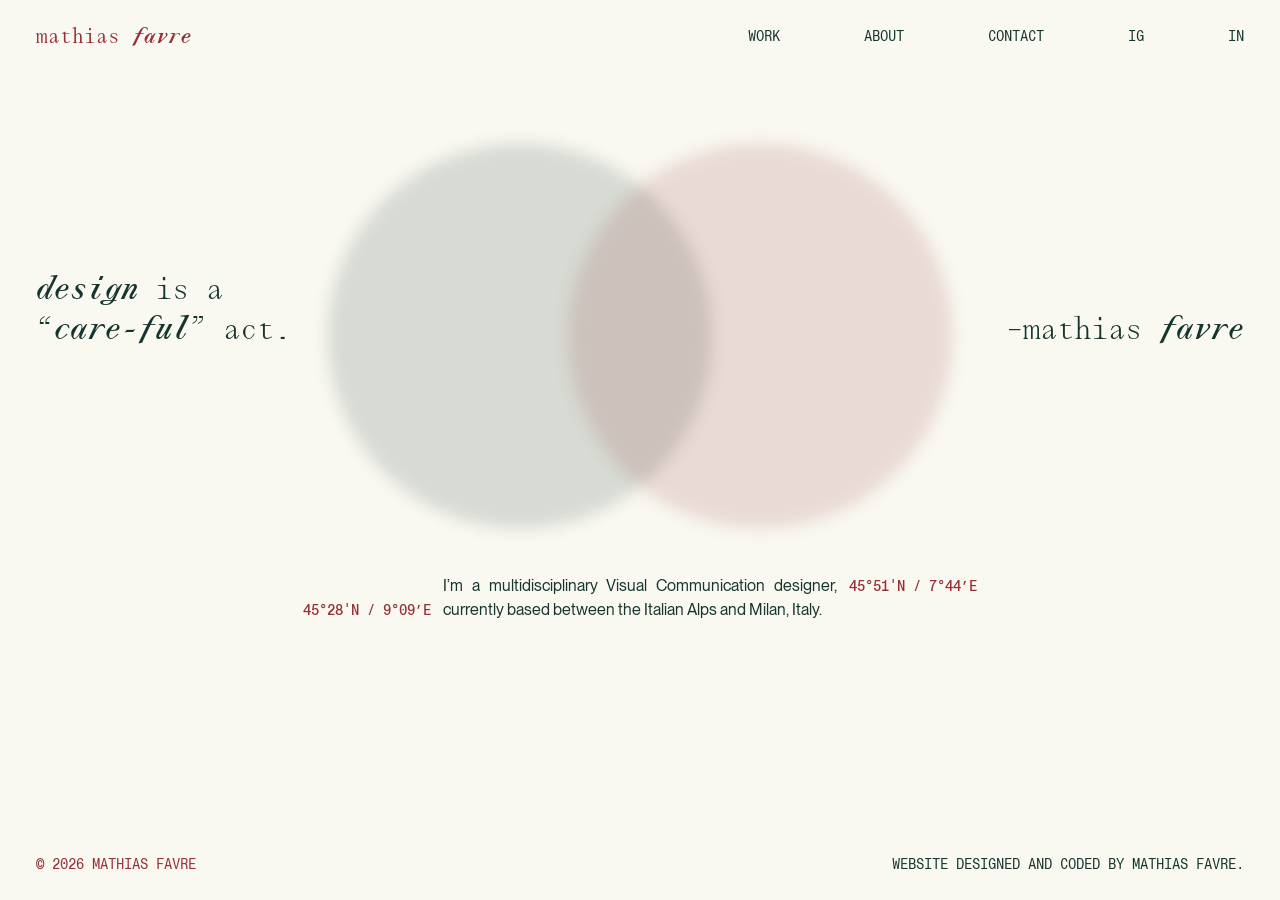
<file: index.html>
<!DOCTYPE html>
<html lang="en">
<head>
    <meta charset="UTF-8">
    <meta name="viewport" content="width=device-width, initial-scale=1.0">
    <title>Mathias Favre – Portfolio</title>

    <link rel="icon" type="image/svg" href="assets/images/favicon.svg">

    <link rel="stylesheet" href="css/reset.css">
    <link rel="stylesheet" href="css/tokens.css">
    <link rel="stylesheet" href="css/typography.css">
    <link rel="stylesheet" href="css/layout.css">
    <link rel="stylesheet" href="css/components.css">
    <link rel="stylesheet" href="css/home.css">
    
</head>
<body data-project="default">

    <!-- HEADER -->
    <header class="site-header">
        <div class="header-grid">
            <a href="index.html" class="logo">mathias <span>favre</span></a>

            <ul class="header-nav">
                <li><a href="work.html">WORK</a></li>
                <li><a href="about.html">ABOUT</a></li>
                <li><a href="mailto:fratellifavre@gmail.com">CONTACT</a></li>
                <li><a href="https://www.instagram.com/mathiasfavre" target="_blank" rel="noopener noreferrer">IG</a></li>
                <li><a href="https://www.linkedin.com/in/mathias-favre-a011a6326" target="_blank" rel="noopener noreferrer">IN</a></li>
            </ul>

            <button class="menu-toggle" aria-label="Toggle Navigation Menu">
                <span class="menu-circle menu-circle-left"></span>
                <span class="menu-circle menu-circle-right"></span>
            </button>
        </div>
    </header>

    <!-- MOBILE MENU OVERLAY -->
    <div class="mobile-menu-overlay">
        <ul class="mobile-menu-nav">
            <li><a href="work.html">WORK</a></li>
            <li><a href="about.html">ABOUT</a></li>
            <li><a href="mailto:fratellifavre@gmail.com">CONTACT</a></li>
            <li><a href="https://www.instagram.com/mathiasfavre" target="_blank" rel="noopener noreferrer">IG</a></li>
            <li><a href="https://www.linkedin.com/in/mathias-favre-a011a6326" target="_blank" rel="noopener noreferrer">IN</a></li>
        </ul>
        
        <div class="mobile-menu-footer footer-grid">
            <p class="footer-copy">© 2026 MATHIAS FAVRE</p>
            <p class="footer-credits">WEBSITE DESIGNED AND CODED BY MATHIAS FAVRE.</p>
        </div>
    </div>

    <!-- MAIN HOME CONTENT -->
    <main>
        
        <!-- HERO SECTION -->
        <section class="home-hero grid-container">
            <div class="circles-wrapper">
                <a href="work.html" class="home-circle circle-left"></a>
                <a href="about.html" class="home-circle circle-right"></a>
            </div>
            
            <div class="home-titles-wrapper">
                <h1 class="home-title-left type-display"><em>design</em> is a<br>“<em>care-ful</em>” act.</h1>
                <h1 class="home-title-right type-display">–mathias <em>favre</em></h1>
                
                <p class="hover-text hover-left type-data">EXPLORE MY WORKS</p>
                <p class="hover-text hover-right type-data">DISCOVER MORE ABOUT ME</p>
            </div>
        </section>

        <!-- ABOUT TEASER SECTION -->
        <section class="home-about grid-container">
            <p class="home-about-text type-body">
                I’m a multidisciplinary Visual Communication designer,
                currently based between the Italian Alps and Milan,
                Italy.
            </p>
            <p class="home-coord-left coord-text">45°28'N / 9°09’E</p>
            <p class="home-coord-right coord-text">45°51'N / 7°44’E</p>
        </section>

    </main>

    <!-- FOOTER -->
    <footer class="site-footer">
        <div class="footer-grid">
            <p class="footer-copy">© 2026 MATHIAS FAVRE</p>
            <p class="footer-credits">WEBSITE DESIGNED AND CODED BY MATHIAS FAVRE.</p>
        </div>
    </footer>

    <script src="js/main.js"></script>
</body>
</html>
</file>
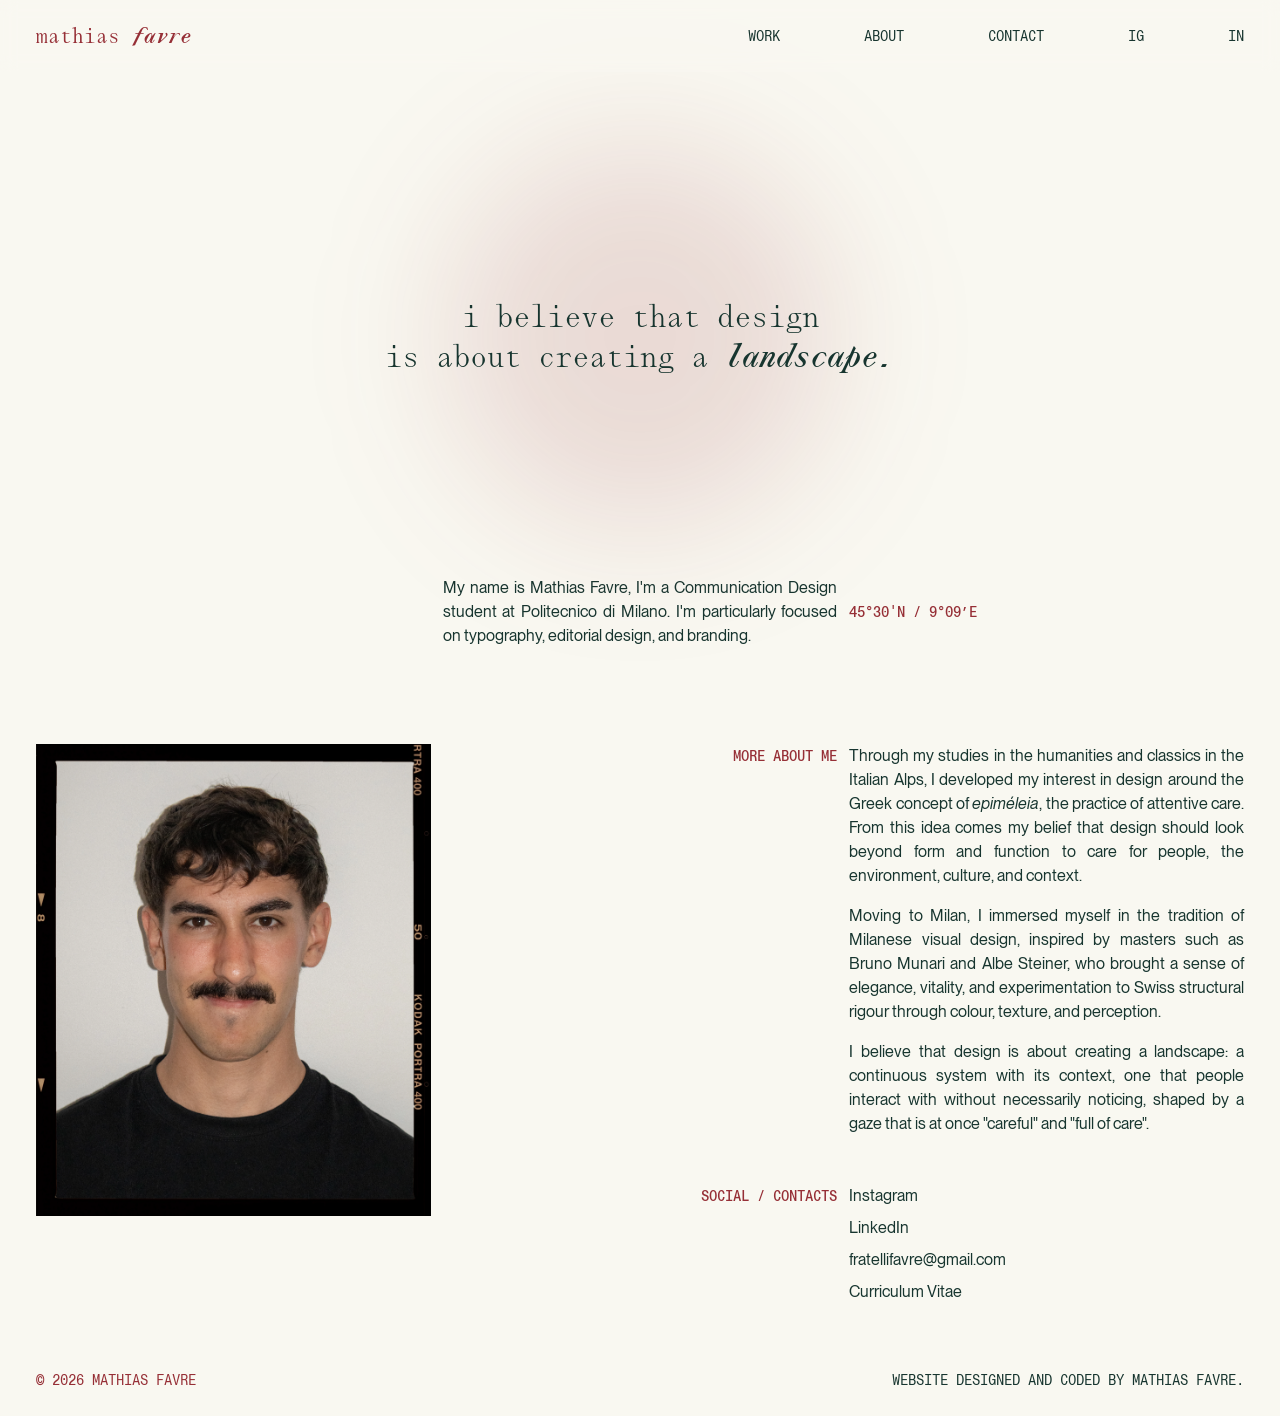
<file: about.html>
<!DOCTYPE html>
<html lang="en">
<head>
    <meta charset="UTF-8">
    <meta name="viewport" content="width=device-width, initial-scale=1.0">
    <title>Mathias Favre – About</title>

    <link rel="icon" type="image/svg" href="assets/images/favicon.svg">

    <link rel="stylesheet" href="css/reset.css">
    <link rel="stylesheet" href="css/tokens.css">
    <link rel="stylesheet" href="css/typography.css">
    <link rel="stylesheet" href="css/layout.css">
    <link rel="stylesheet" href="css/components.css">
    <link rel="stylesheet" href="css/about.css">
</head>
<body data-project="default">

    <!-- HEADER -->
    <header class="site-header">
        <div class="header-grid">
            <a href="index.html" class="logo">mathias <span>favre</span></a>

            <ul class="header-nav">
                <li><a href="work.html">WORK</a></li>
                <li><a href="about.html">ABOUT</a></li>
                <li><a href="mailto:fratellifavre@gmail.com">CONTACT</a></li>
                <li><a href="https://www.instagram.com/mathiasfavre" target="_blank" rel="noopener noreferrer">IG</a></li>
                <li><a href="https://www.linkedin.com/in/mathias-favre-a011a6326" target="_blank" rel="noopener noreferrer">IN</a></li>
            </ul>

            <button class="menu-toggle" aria-label="Toggle Navigation Menu">
                <span class="menu-circle menu-circle-left"></span>
                <span class="menu-circle menu-circle-right"></span>
            </button>
        </div>
    </header>

    <!-- MOBILE MENU OVERLAY -->
    <div class="mobile-menu-overlay">
        <ul class="mobile-menu-nav">
            <li><a href="work.html">WORK</a></li>
            <li><a href="about.html">ABOUT</a></li>
            <li><a href="mailto:fratellifavre@gmail.com">CONTACT</a></li>
            <li><a href="https://www.instagram.com/mathiasfavre" target="_blank" rel="noopener noreferrer">IG</a></li>
            <li><a href="https://www.linkedin.com/in/mathias-favre-a011a6326" target="_blank" rel="noopener noreferrer">IN</a></li>
        </ul>
        
        <div class="mobile-menu-footer footer-grid">
            <p class="footer-copy">© 2026 MATHIAS FAVRE</p>
            <p class="footer-credits">WEBSITE DESIGNED AND CODED BY MATHIAS FAVRE.</p>
        </div>
    </div>

    <!-- MAIN CONTENT -->
    <main>
        
        <!-- ABOUT HERO SECTION -->
        <section class="about-hero grid-container">
            <!-- Cerchio -->
            <div class="about-circle-wrapper">
                <div class="about-circle"></div>
            </div>
            
            <!-- Titolo Centrale -->
            <div class="about-titles-wrapper">
                <h1 class="about-title type-display">
                    i believe that design<br class="desktop-br"> is about creating a <em>landscape.</em>
                </h1>
            </div>
        </section>

        <!-- INTRO SECTION -->
        <section class="about-intro grid-container">
            <p class="about-intro-text type-body">
                My name is Mathias Favre, I'm a Communication Design student at Politecnico di Milano. I'm particularly focused on typography, editorial design, and branding.
            </p>
            <p class="about-coord-text coord-text">45°30'N / 9°09’E</p>
        </section>

        <!-- BIO & IMAGE SECTION -->
        <section class="about-bio grid-container">
            
            <!-- Immagine Video (Col 1-4 Desktop / Col 2-4 Mobile - shifted below) -->
            <div class="about-image-wrapper">
                <img src="assets/images/about/about.webp" alt="About Mathias Favre">
            </div>
            
            <!-- Etichette (Col 5-8 Desktop / Col 1 Mobile - shifted aside) -->
            <div class="about-labels-wrapper">
                <p class="about-label-bio type-data">MORE ABOUT ME</p>
                <p class="about-label-social type-data">SOCIAL / CONTACTS</p>
            </div>

            <!-- Testo Descrittivo (Col 9-12 Desktop / Col 2-4 Mobile) -->
            <div class="about-text-wrapper type-body">
                <div class="bio-text">
                    <p>Through my studies in the humanities and classics in the Italian Alps, I developed my interest in design around the Greek concept of <em>epiméleia</em>, the practice of attentive care. From this idea comes my belief that design should look beyond form and function to care for people, the environment, culture, and context.</p>

                    <p>Moving to Milan, I immersed myself in the tradition of Milanese visual design, inspired by masters such as Bruno Munari and Albe Steiner, who brought a sense of elegance, vitality, and experimentation to Swiss structural rigour through colour, texture, and perception.</p>

                    <p>I believe that design is about creating a landscape: a continuous system with its context, one that people interact with without necessarily noticing, shaped by a gaze that is at once "careful" and "full of care".</p>
                </div>

                <div class="social-links">
                    <a href="https://www.instagram.com/mathiasfavre" target="_blank" rel="noopener noreferrer">Instagram</a>
                    <a href="https://www.linkedin.com/in/mathias-favre-a011a6326" target="_blank" rel="noopener noreferrer">LinkedIn</a>
                    <a href="mailto:fratellifavre@gmail.com">fratellifavre@gmail.com</a>
                    <a href="assets/images/CVMathiasFavre.pdf" target="_blank" type="application/pdf">Curriculum Vitae</a>
                </div>
        </section>

    </main>

    <!-- FOOTER -->
    <footer class="site-footer">
        <div class="footer-grid">
            <p class="footer-copy">© 2026 MATHIAS FAVRE</p>
            <p class="footer-credits">WEBSITE DESIGNED AND CODED BY MATHIAS FAVRE.</p>
        </div>
    </footer>

    <script src="js/main.js"></script>
</body>
</html>
</file>
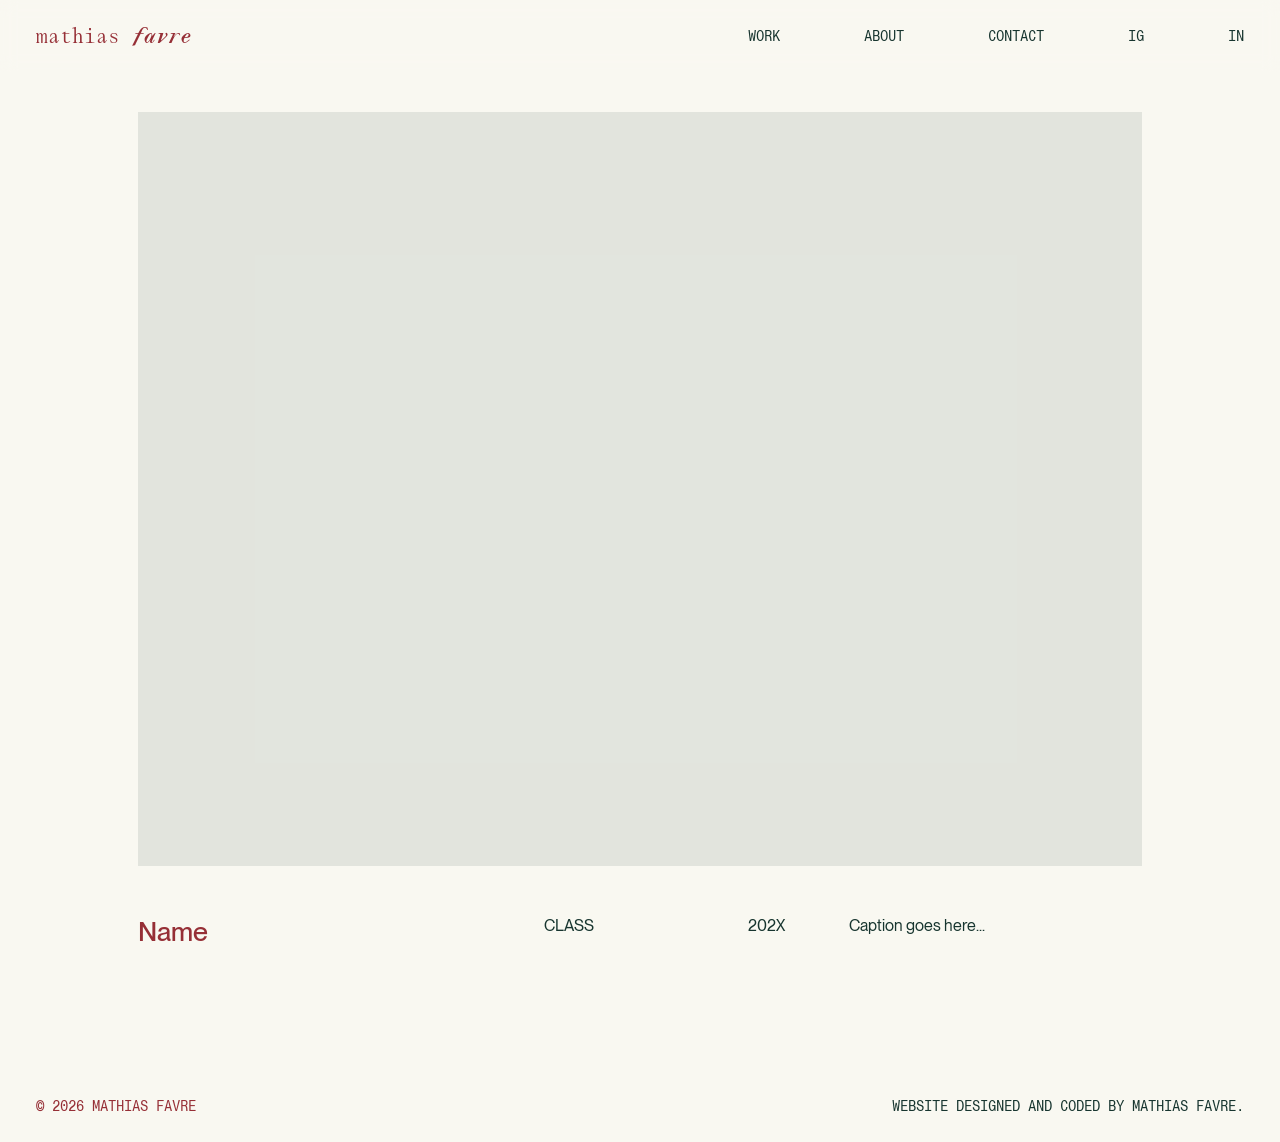
<file: project.html>
<!DOCTYPE html>
<html lang="en">
<head>
    <meta charset="UTF-8">
    <meta name="viewport" content="width=device-width, initial-scale=1.0">
    <title>Mathias Favre – Project</title>

    <link rel="icon" type="image/svg" href="assets/images/favicon.svg">

    <link rel="stylesheet" href="css/reset.css">
    <link rel="stylesheet" href="css/tokens.css">
    <link rel="stylesheet" href="css/typography.css">
    <link rel="stylesheet" href="css/layout.css">
    <link rel="stylesheet" href="css/components.css">
    <link rel="stylesheet" href="css/project.css">
</head>
<body class="page-project" data-project="default">
    
    <!-- HEADER -->
    <header class="site-header">
        <div class="header-grid">
            <a href="index.html" class="logo">mathias <span>favre</span></a>

            <ul class="header-nav">
                <li><a href="work.html">WORK</a></li>
                <li><a href="about.html">ABOUT</a></li>
                <li><a href="mailto:fratellifavre@gmail.com">CONTACT</a></li>
                <li><a href="https://www.instagram.com/mathiasfavre" target="_blank" rel="noopener noreferrer">IG</a></li>
                <li><a href="https://www.linkedin.com/in/mathias-favre-a011a6326" target="_blank" rel="noopener noreferrer">IN</a></li>
            </ul>

            <button class="menu-toggle" aria-label="Toggle Navigation Menu">
                <span class="menu-circle menu-circle-left"></span>
                <span class="menu-circle menu-circle-right"></span>
            </button>
        </div>
    </header>

    <!-- MOBILE MENU OVERLAY -->
    <div class="mobile-menu-overlay">
        <ul class="mobile-menu-nav">
            <li><a href="work.html">WORK</a></li>
            <li><a href="about.html">ABOUT</a></li>
            <li><a href="mailto:fratellifavre@gmail.com">CONTACT</a></li>
            <li><a href="https://www.instagram.com/mathiasfavre" target="_blank" rel="noopener noreferrer">IG</a></li>
            <li><a href="https://www.linkedin.com/in/mathias-favre-a011a6326" target="_blank" rel="noopener noreferrer">IN</a></li>
        </ul>
        
        <div class="mobile-menu-footer footer-grid">
            <p class="footer-copy">© 2026 MATHIAS FAVRE</p>
            <p class="footer-credits">WEBSITE DESIGNED AND CODED BY MATHIAS FAVRE.</p>
        </div>
    </div>

    <!-- MAIN CONTENT -->
    <main>
        
        <!-- HERO -->
        <section class="grid-container">
            <div id="proj-hero" class="proj-hero-wrapper proj-hero">
                <!-- Media Injected by JS -->
            </div>
        </section>

        <!-- INFO -->
        <section class="grid-container proj-info-wrapper">
            <h1 id="proj-name" class="proj-name type-works">Name</h1>
            <!-- Corretti in type-body come richiesto -->
            <p id="proj-class" class="proj-class type-body">CLASS</p>
            <p id="proj-year" class="proj-year type-body">202X</p>
            <p id="proj-caption" class="proj-caption type-body">Caption goes here...</p>
        </section>

        <!-- GALLERY & DESCRIPTION -->
        <section class="proj-gallery-wrapper">
            <div class="grid-container">
                
                <!-- Immagini galleria a sx -->
                <div id="proj-gallery" class="gallery-grid">
                    <!-- Media Injected by JS -->
                </div>

                <!-- Pannello Descrizione a dx (o fullscreen overlay in mobile) -->
                <div class="proj-desc-panel">
                    <p id="proj-desc-text" class="proj-desc-text type-body">Description text</p>
                    
                    <h2 class="type-data main-credits-title">CREDITS</h2>
                    <div class="credits-grid">
                        <div id="proj-credits-col1" class="credits-col"></div>
                        <div id="proj-credits-col2" class="credits-col"></div>
                    </div>
                </div>

            </div>
        </section>
    
    </main>    
        
    <!-- BUTTON FIXED -->
    <button id="btn-about-project" class="btn-about-fixed">
        <span class="btn-icon"><span>+</span></span>
        ABOUT THE PROJECT
    </button>

    <!-- FOOTER -->
    <footer class="site-footer">
        <div class="footer-grid">
            <p class="footer-copy">© 2026 MATHIAS FAVRE</p>
            <p class="footer-credits">WEBSITE DESIGNED AND CODED BY MATHIAS FAVRE.</p>
        </div>
    </footer>

    <script src="js/main.js"></script>
</body>
</html>
</file>
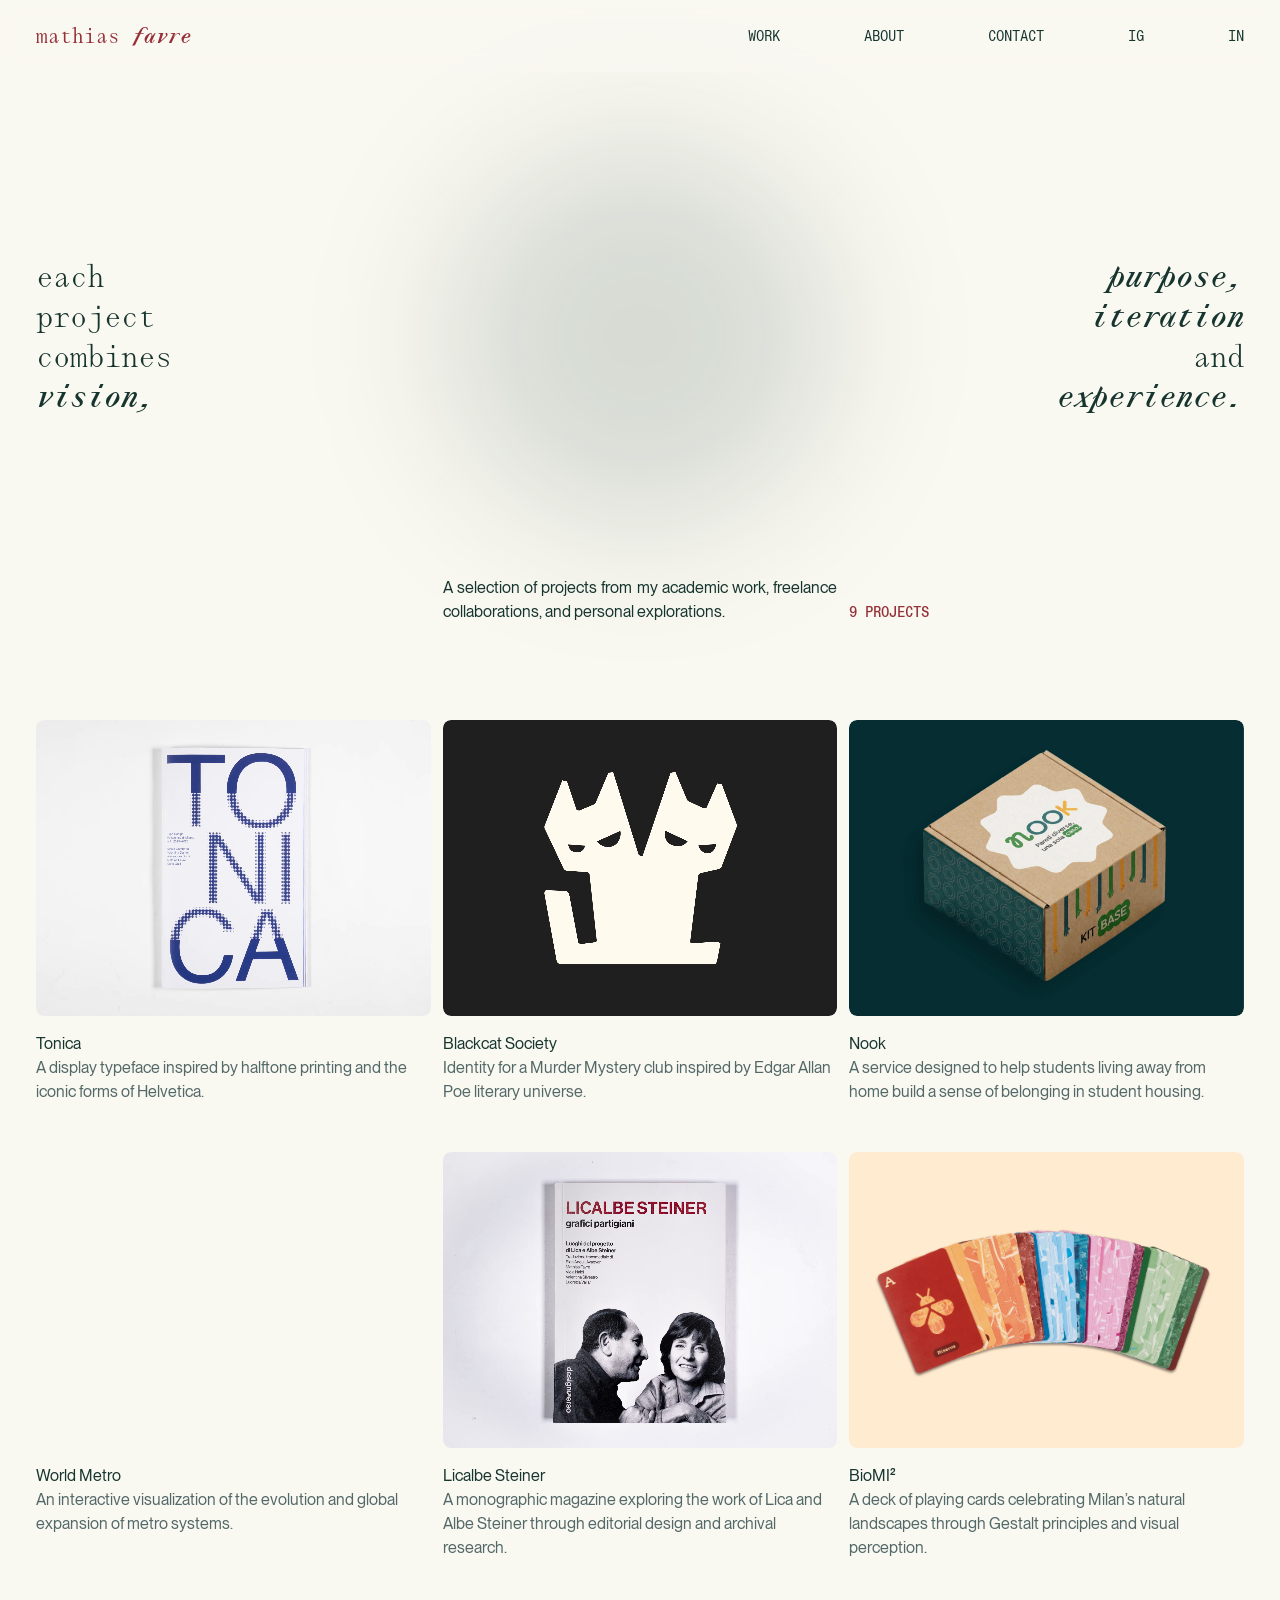
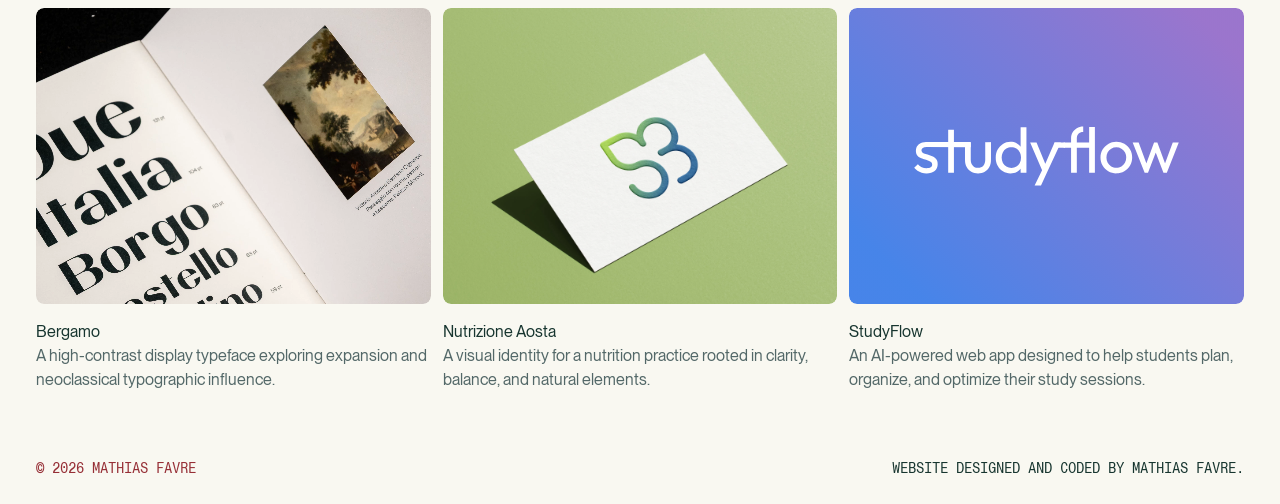
<file: work.html>
<!DOCTYPE html>
<html lang="en">
<head>
    <meta charset="UTF-8">
    <meta name="viewport" content="width=device-width, initial-scale=1.0">
    <title>Mathias Favre – Work</title>

    <link rel="icon" type="image/svg" href="assets/images/favicon.svg">

    <link rel="stylesheet" href="css/reset.css">
    <link rel="stylesheet" href="css/tokens.css">
    <link rel="stylesheet" href="css/typography.css">
    <link rel="stylesheet" href="css/layout.css">
    <link rel="stylesheet" href="css/components.css">
    <link rel="stylesheet" href="css/work.css">
</head>
<body data-project="default">

    <!-- HEADER -->
    <header class="site-header">
        <div class="header-grid">
            <a href="index.html" class="logo">mathias <span>favre</span></a>

            <ul class="header-nav">
                <li><a href="work.html">WORK</a></li>
                <li><a href="about.html">ABOUT</a></li>
                <li><a href="mailto:fratellifavre@gmail.com">CONTACT</a></li>
                <li><a href="https://www.instagram.com/mathiasfavre" target="_blank" rel="noopener noreferrer">IG</a></li>
                <li><a href="https://www.linkedin.com/in/mathias-favre-a011a6326" target="_blank" rel="noopener noreferrer">IN</a></li>
            </ul>

            <button class="menu-toggle" aria-label="Toggle Navigation Menu">
                <span class="menu-circle menu-circle-left"></span>
                <span class="menu-circle menu-circle-right"></span>
            </button>
        </div>
    </header>

    <!-- MOBILE MENU OVERLAY -->
    <div class="mobile-menu-overlay">
        <ul class="mobile-menu-nav">
            <li><a href="work.html">WORK</a></li>
            <li><a href="about.html">ABOUT</a></li>
            <li><a href="mailto:fratellifavre@gmail.com">CONTACT</a></li>
            <li><a href="https://www.instagram.com/mathiasfavre" target="_blank" rel="noopener noreferrer">IG</a></li>
            <li><a href="https://www.linkedin.com/in/mathias-favre-a011a6326" target="_blank" rel="noopener noreferrer">IN</a></li>
        </ul>
        
        <div class="mobile-menu-footer footer-grid">
            <p class="footer-copy">© 2026 MATHIAS FAVRE</p>
            <p class="footer-credits">WEBSITE DESIGNED AND CODED BY MATHIAS FAVRE.</p>
        </div>
    </div>

    <!-- MAIN CONTENT -->
    <main>
        
        <!-- WORK HERO SECTION -->
        <section class="work-hero grid-container">
            <!-- Cerchio e titoli condividono la stessa cella per sovrapporsi -->
            <div class="work-circle-wrapper">
                <div class="work-circle"></div>
            </div>
            
            <div class="work-titles-wrapper">
                <h1 class="work-title-left type-display">each<br>project<br>combines<br><em>vision,</em></h1>
                <h1 class="work-title-right type-display"><em>purpose,</em><br><em>iteration</em><br>and<br><em>experience.</em></h1>
            </div>
        </section>

        <!-- INTRO & COUNTER SECTION -->
        <section class="work-about grid-container">
            <p class="work-about-text type-body">
                A selection of projects from my academic work, freelance collaborations, and personal explorations.
            </p>
            <p class="work-projects-count">9 PROJECTS</p>
        </section>

        <!-- GALLERY SECTION -->
        <section class="work-gallery grid-container">
            <!-- Il JS inietterà i progetti qui in automatico -->
        </section>

    </main>

    <!-- FOOTER -->
    <footer class="site-footer">
        <div class="footer-grid">
            <p class="footer-copy">© 2026 MATHIAS FAVRE</p>
            <p class="footer-credits">WEBSITE DESIGNED AND CODED BY MATHIAS FAVRE.</p>
        </div>
    </footer>

    <script src="js/main.js"></script>
</body>
</html>
</file>
<file: css/tokens.css>
/* ========================================
   DESIGN TOKENS (Variables & Fonts)
   ======================================== */

/* ----------------------------------------
   A. FONT FACES
   ---------------------------------------- */
@font-face {
  font-family: 'PP Lettra Mono';
  src: url('../assets/fonts/PPLettraMono-Regular.woff2') format('woff2'),
       url('../assets/fonts/PPLettraMono-Light.woff2') format('woff2');
  font-weight: 400;
  font-style: normal;
  font-display: block; 
}
@font-face {
  font-family: 'PP Lettra Mono';
  src: url('../assets/fonts/PPLettraMono-Light.woff2') format('woff2');
  font-weight: 300;
  font-style: normal;
  font-display: block;
}
@font-face {
  font-family: 'PP Lettra Mono';
  src: url('../assets/fonts/PPLettraMono-BoldItalic.woff2') format('woff2'),
       url('../assets/fonts/PPLettraMono-SemiboldItalic.woff2') format('woff2');
  font-weight: 700;
  font-style: italic;
  font-display: block;
}
@font-face {
  font-family: 'PP Lettra Mono';
  src: url('../assets/fonts/PPLettraMono-SemiboldItalic.woff2') format('woff2');
  font-weight: 600;
  font-style: italic;
  font-display: block;
}

@font-face { font-family: 'PP Neue Montreal'; src: url('../assets/fonts/PPNeueMontreal-Regular.woff2') format('woff2'); font-weight: 400; font-style: normal; font-display: block; }
@font-face { font-family: 'PP Neue Montreal'; src: url('../assets/fonts/PPNeueMontreal-Italic.woff2') format('woff2'); font-weight: 400; font-style: italic; font-display: block; }
@font-face { font-family: 'PP Neue Montreal'; src: url('../assets/fonts/PPNeueMontreal-Medium.woff2') format('woff2'); font-weight: 500; font-style: normal; font-display: block; }
@font-face { font-family: 'PP Neue Montreal'; src: url('../assets/fonts/PPNeueMontreal-MediumItalic.woff2') format('woff2'); font-weight: 500; font-style: italic; font-display: block; }

@font-face { font-family: 'PP Neue Montreal Mono'; src: url('../assets/fonts/PPNeueMontrealMono-Regular.woff2') format('woff2'); font-weight: 400; font-style: normal; font-display: block; }
@font-face { font-family: 'PP Neue Montreal Mono'; src: url('../assets/fonts/PPNeueMontrealMono-RegularItalic.woff2') format('woff2'); font-weight: 400; font-style: italic; font-display: block; }
@font-face { font-family: 'PP Neue Montreal Mono'; src: url('../assets/fonts/PPNeueMontrealMono-Medium.woff2') format('woff2'); font-weight: 500; font-style: normal; font-display: block; }

/* ----------------------------------------
   B. GLOBAL VARIABLES
   ---------------------------------------- */
:root {
  /* Base Color Palette */
  --color-bordeaux: #962F36;
  --color-paper: #F9F8F1;
  --color-cloud: #536868;
  --color-alpine: #17352F;

  /* Dynamic Semantic Theme */
  --color-bg: var(--color-paper);
  --color-text: var(--color-alpine);
  --color-accent: var(--color-bordeaux);

  /* Typography Variables */
  --font-primary: 'PP Lettra Mono', monospace;
  --font-secondary: 'PP Neue Montreal', sans-serif;
  --font-mono: 'PP Neue Montreal Mono', monospace;

  /* Baseline = 4px (0.25rem) */
  --grid-baseline: 0.25rem; 

  /* Typography Sizes */
  --type-display-size: 1.875rem;     
  --type-display-lh: 2.5rem;         
  --type-body-size: 1rem;           
  --type-body-lh: 1.5rem;           
  --type-works-size: 1.6875rem;     
  --type-works-lh: 2.25rem;         
  --type-data-size: 0.875rem;       
  --type-data-lh: 1.5rem;           

  /* Grid & Spacing (Desktop) */
  --grid-columns: 12;
  --grid-margin: 2.25rem;           
  --grid-gutter: 0.75rem;           
  --header-margin-top: calc(var(--grid-baseline) * 6);  
  --footer-margin-bottom: calc(var(--grid-baseline) * 6);

  /* Motion Tokens */
  --motion-fast: 150ms;
  --motion-normal: 300ms;
  --motion-slow: 600ms;
  --motion-breath: 3000ms;
  
  --ease-interaction: cubic-bezier(0.2, 0.8, 0.2, 1); 
  --ease-ambient: ease-in-out;
  
  /* Blur Focus */
  --blur-mid: 4px;  
  --blur-far: 12px; 
}

/* ----------------------------------------
   C. BREAKPOINTS VARIABLES
   ---------------------------------------- */
@media (max-width: 768px) {
  :root {
    --grid-columns: 4;
    --grid-margin: 1.25rem;         
    --grid-gutter: 0.75rem;         
    --header-margin-top: calc(var(--grid-baseline) * 5);  
    --footer-margin-bottom: calc(var(--grid-baseline) * 5);
  }
}

/* ----------------------------------------
   D. PROJECT COLOR THEMES
   ---------------------------------------- */
[data-project="001"] { --color-bg: #FFFFFF; --color-text: #000000; --color-accent: #283583; }
[data-project="002"] { --color-bg: #FFF9F4; --color-text: #233038; --color-accent: #1C812C; }
[data-project="003"] { --color-bg: #FFFFFF; --color-text: #000000; --color-accent: #CA0005; }
[data-project="004"] { --color-bg: #FFFFFF; --color-text: #000000; --color-accent: #EE7656; }
[data-project="005"] { --color-bg: #FFF9EC; --color-text: #1F1F1F; --color-accent: #9B1C2B; }
[data-project="006"] { --color-bg: #FFF7EA; --color-text: #000000; --color-accent: #13312C; }
[data-project="007"] { --color-bg: #FFFFFF; --color-text: #000000; --color-accent: #0F4C82; }
[data-project="008"] { --color-bg: #FFFFFF; --color-text: #060606; --color-accent: #DA3541; }
[data-project="009"] { --color-bg: #FFFFFF; --color-text: #000000; --color-accent: #1A67E7; }
</file>
<file: css/typography.css>
/* ========================================
   TYPOGRAPHY
   ======================================== */

body {
  font-family: var(--font-secondary);
  color: var(--color-text);
  background-color: var(--color-bg);
  transition: background-color 0.3s ease, color 0.3s ease;
}

/* ----------------------------------------
   TEXT STYLES
   ---------------------------------------- */
.type-display {
  font-family: var(--font-primary);
  font-weight: 300;
  font-size: var(--type-display-size);
  line-height: var(--type-display-lh);
  margin: 0;
}

.type-display em {
  font-weight: 600;
  font-style: italic;
}

.type-body {
  font-family: var(--font-secondary);
  font-weight: 400;
  font-size: var(--type-body-size);
  line-height: var(--type-body-lh);
  margin: 0;
}

.type-body em {
  font-style: italic;
}

.type-works {
  font-family: var(--font-secondary);
  font-weight: 500;
  font-size: var(--type-works-size);
  line-height: var(--type-works-lh);
  color: var(--color-accent);
  margin: 0;
}

.type-data {
  font-family: var(--font-mono);
  font-weight: 400;
  font-size: var(--type-data-size);
  line-height: var(--type-data-lh);
  text-transform: uppercase;
  margin: 0;
}

/* ----------------------------------------
   SPECIFIC ELEMENTS
   ---------------------------------------- */
.project-credits {
  font-family: var(--font-mono);
  font-weight: 400;
  font-size: var(--type-data-size);
  line-height: var(--type-data-lh);
  text-transform: uppercase;
  color: var(--color-accent); 
  margin: 0;
}
</file>
<file: css/layout.css>
/* ========================================
   LAYOUT
   ======================================== */

/* ----------------------------------------
   A. STICKY FOOTER & BODY SETUP
   ---------------------------------------- */
html, body {
  min-height: 100vh;
}

body {
  display: flex;
  flex-direction: column;
}

main {
  /* main riempie lo spazio, spingendo il footer giù */
  flex: 1 0 auto; 
  display: flex;
  flex-direction: column;
}

.site-footer {
  /* Impedisce al footer di restringersi */
  flex-shrink: 0;
}

/* ----------------------------------------
   B. GRID CONTAINER
   ---------------------------------------- */
.grid-container {
  display: grid;
  grid-template-columns: repeat(var(--grid-columns), 1fr);
  column-gap: var(--grid-gutter);
  width: 100%;
  padding: 0 var(--grid-margin);
  margin: 0 auto;
}

/* ----------------------------------------
   C. GLOBAL PAGE TRANSITIONS
   ---------------------------------------- */
main {
  opacity: 0;
  transform: translateY(12px);
  transition: opacity var(--motion-slow) var(--ease-interaction), 
              transform var(--motion-slow) var(--ease-interaction);
}

body.page-loaded main {
  opacity: 1;
  transform: none; 
}
</file>
<file: css/components.css>
/* ========================================
   COMPONENTS (Header, Footer, Controls)
   ======================================== */

/* ----------------------------------------
   A. HEADER & LOGO (Desktop)
   ---------------------------------------- */
.site-header {
  position: fixed;
  top: 0; left: 0;
  width: 100%;
  z-index: 100;
  padding-top: var(--header-margin-top);
  padding-bottom: calc(var(--grid-baseline) * 6);
  background-color: color-mix(in srgb, var(--color-bg) 50%, transparent); 
  backdrop-filter: blur(8px);
  transition: transform 0.35s cubic-bezier(0.16, 1, 0.3, 1), background-color 0.3s ease;
}

.site-header.is-hidden {
  transform: translateY(-100%);
}

.header-grid {
  display: grid;
  grid-template-columns: repeat(var(--grid-columns), 1fr);
  column-gap: var(--grid-gutter);
  align-items: center;
  width: 100%;
  padding: 0 var(--grid-margin);
}

.logo {
  grid-column: 1 / span 4;
  font-family: var(--font-primary);
  font-weight: 400;
  font-size: 1.25rem;        
  line-height: 1.5rem;      
  color: var(--color-accent); 
  text-decoration: none;
  text-transform: lowercase;
  white-space: nowrap;
}

.logo span {
  font-weight: 700;
  font-style: italic;
}

/* Offset per il body poiché l'header è fixed */
body {
  padding-top: calc(var(--header-margin-top) + calc(var(--grid-baseline) * 4) + 1.5rem);
}

/* ----------------------------------------
   B. NAVIGATION LINKS & GAZE EFFECT
   ---------------------------------------- */
.header-nav {
  grid-column: 8 / 13;
  display: flex;
  justify-content: space-between;
  align-items: center;
  margin: 0; padding: 0;
  list-style: none;
}

.header-nav li a, 
.mobile-menu-nav li a {
  font-family: var(--font-mono);
  font-size: var(--type-data-size);
  line-height: var(--type-data-lh);
  text-transform: uppercase;
  color: var(--color-text);
  text-decoration: none;
  
  /* FIX SAFARI: Espande il box del testo per la sfocatura */
  padding: 10px;
  margin: -10px;
  display: inline-block;
  will-change: filter;
  
  transition: filter var(--motion-normal) var(--ease-interaction), 
              opacity var(--motion-normal) var(--ease-interaction),
              color var(--motion-normal) var(--ease-interaction);
}

/* Focus and Blur logic */
.header-nav:has(li a:hover) li a:not(:hover), 
.mobile-menu-nav:has(li a:hover) li a:not(:hover) {
  filter: blur(var(--blur-mid));
  opacity: 0.5;
}

.header-nav li a:hover, 
.mobile-menu-nav li a:hover {
  filter: blur(0);
  opacity: 1;
  color: var(--color-accent);
}

/* ----------------------------------------
   C. HAMBURGER MENU & OVERLAY
   ---------------------------------------- */
.menu-toggle {
  display: none; 
  background: none;
  border: none;
  padding: 0;
  cursor: pointer;
  position: relative;
  width: 32px;
  height: 20px;
  justify-self: end;
  grid-column: 4 / 5;
}

.menu-circle {
  position: absolute;
  top: 0;
  width: 20px; height: 20px;
  border-radius: 50%;
  transition: transform 0.4s cubic-bezier(0.16, 1, 0.3, 1), background-color 0.3s ease;
}

.menu-circle-left { left: 0; background-color: color-mix(in srgb, var(--color-text) 25%, transparent); }
.menu-circle-right { right: 0; background-color: color-mix(in srgb, var(--color-accent) 25%, transparent); }

.menu-open .menu-circle-left { transform: translateX(6px); }
.menu-open .menu-circle-right { transform: translateX(-6px); }

.mobile-menu-overlay {
  position: fixed;
  top: 0; left: 0;
  width: 100vw; height: 100dvh;
  bottom: 0;
  background-color: var(--color-bg); 
  z-index: 90;
  display: flex;
  flex-direction: column;
  justify-content: space-between;
  padding: calc(var(--grid-baseline) * 35) var(--grid-margin) var(--footer-margin-bottom);
  opacity: 0; visibility: hidden;
  transition: opacity 0.35s ease, visibility 0.35s ease;
}

.menu-open .mobile-menu-overlay {
  opacity: 1; visibility: visible;
}

.mobile-menu-nav {
  list-style: none;
  padding: 0; margin: 0;
  display: flex; flex-direction: column;
  gap: calc(var(--grid-baseline) * 8); 
}

.mobile-menu-nav li a {
  font-size: 1.5rem;       
  line-height: 2rem;       
}

/* ----------------------------------------
   D. FOOTER
   ---------------------------------------- */
.site-footer {
  width: 100%;
  margin-bottom: var(--footer-margin-bottom);
}

.footer-grid {
  display: grid;
  grid-template-columns: repeat(var(--grid-columns), 1fr);
  column-gap: var(--grid-gutter);
  align-items: center;
  width: 100%;
  padding: 0 var(--grid-margin);
}

.footer-copy {
  grid-column: 1 / span 4;
  font-family: var(--font-mono);
  font-size: var(--type-data-size);
  line-height: var(--type-data-lh);
  text-transform: uppercase;
  color: var(--color-accent);
  margin: 0;
}

.footer-credits {
  grid-column: 5 / 13;
  text-align: right;
  font-family: var(--font-mono);
  font-size: var(--type-data-size);
  line-height: var(--type-data-lh);
  text-transform: uppercase;
  color: var(--color-text); 
  margin: 0;
}

.mobile-menu-footer {
  display: flex;
  flex-direction: column;
  align-items: flex-start;
  gap: calc(var(--grid-baseline) * 2);
  width: 100%;
  padding: 0;
}

.mobile-menu-footer .footer-copy,
.mobile-menu-footer .footer-credits {
  text-align: left;
  grid-column: auto;
}

/* ----------------------------------------
   E. GLOBAL UI CONTROLS & FIXES
   ---------------------------------------- */
.btn-about-project {
  display: inline-flex;
  align-items: center; justify-content: center;
  background-color: color-mix(in srgb, var(--color-accent) 25%, transparent);
  color: var(--color-text);
  border: none;
  padding: calc(var(--grid-baseline) * 2) calc(var(--grid-baseline) * 4);
  font-family: var(--font-mono);
  font-size: var(--type-data-size);
  line-height: var(--type-data-lh);
  text-transform: uppercase;
  cursor: pointer;
  transition: background-color 0.2s ease, opacity 0.2s ease;
}

@media (hover: hover) {
  .btn-about-project:hover { background-color: color-mix(in srgb, var(--color-accent) 35%, transparent); }
}

/* FIX SAFARI LOW POWER MODE */
video:not([onmouseenter])::-webkit-media-controls,
video:not([onmouseenter])::-webkit-media-controls-start-playback-button,
video:not([onmouseenter])::-webkit-media-controls-overlay-play-button {
  display: none !important;
  -webkit-appearance: none !important;
}

/* ----------------------------------------
   F. MEDIA QUERY MOBILE (Components)
   ---------------------------------------- */
@media (max-width: 768px) {
  .logo { grid-column: 1 / span 3; }
  .header-nav { display: none; }
  .menu-toggle { display: block; }
  
  .site-footer .footer-grid {
    display: flex;
    flex-direction: column;
    align-items: flex-start;
    gap: calc(var(--grid-baseline) * 2); 
  }
  .site-footer .footer-copy, 
  .site-footer .footer-credits {
    grid-column: auto;
    text-align: left;
  }
}
</file>
<file: css/home.css>
/* ========================================
   HOME PAGE SPECIFIC STYLES
   ======================================== */

/* ----------------------------------------
   A. HERO & CIRCLES
   ---------------------------------------- */
.home-hero {
  margin-top: calc(var(--grid-baseline) * 20); 
  position: relative;
  align-items: center; 
}

.circles-wrapper {
  grid-column: 1 / -1;
  grid-row: 1;
  width: 100%;
  max-width: calc(var(--grid-baseline) * 156);
  height: calc(var(--grid-baseline) * 96);
  margin: 0 auto;
  position: relative;
  z-index: 2;
}

.home-circle {
  width: calc(var(--grid-baseline) * 96); 
  height: calc(var(--grid-baseline) * 96);
  border-radius: 50%;
  position: absolute;
  top: 0;
  cursor: pointer;
  animation: breath var(--motion-breath) var(--ease-ambient) infinite alternate;
  transition: filter var(--motion-normal) var(--ease-interaction),
              background-color var(--motion-normal) var(--ease-interaction),
              transform var(--motion-fast) var(--ease-interaction); 
              
  /* FIX SAFARI BUG: Evita glitch visivi sui bordi del blur */
  transform: translate3d(0, 0, 0);
  -webkit-transform: translate3d(0, 0, 0);
  will-change: filter, transform;
}

@keyframes breath {
  0% { transform: scale(1); }
  100% { transform: scale(1.08); }
}

.circle-left {
  left: 0; 
  background-color: color-mix(in srgb, var(--color-alpine) 15%, transparent);
  filter: blur(8px);
}

.circle-right {
  right: 0; 
  background-color: color-mix(in srgb, var(--color-bordeaux) 15%, transparent);
  filter: blur(8px);
}

/* Hover States for Circles */
.circles-wrapper:hover .circle-left {
  filter: blur(var(--blur-far));
  background-color: color-mix(in srgb, var(--color-alpine) 10%, transparent);
}
.circles-wrapper:hover .circle-right {
  filter: blur(var(--blur-far));
  background-color: color-mix(in srgb, var(--color-bordeaux) 10%, transparent);
}

.circles-wrapper .circle-left:hover {
  filter: blur(0);
  background-color: color-mix(in srgb, var(--color-alpine) 17%, transparent);
  z-index: 5;
}
.circles-wrapper .circle-right:hover {
  filter: blur(0);
  background-color: color-mix(in srgb, var(--color-bordeaux) 17%, transparent);
  z-index: 5;
}

/* ----------------------------------------
   B. TITLES
   ---------------------------------------- */
.home-titles-wrapper {
  grid-column: 1 / -1;
  grid-row: 1;
  display: grid;
  grid-template-columns: repeat(var(--grid-columns), 1fr);
  column-gap: var(--grid-gutter);
  align-items: end; 
  pointer-events: none;
  z-index: 10;
  grid-template-rows: auto auto; 
  row-gap: calc(var(--grid-baseline) * 8);
}

.home-title-left, .home-title-right {
  grid-row: 1;
}

.home-title-left {
  grid-column: 1 / 7;
  white-space: nowrap; 
}

.home-title-right {
  grid-column: 7 / 13;
  text-align: right; 
}

/* Testi Hover */
.hover-text {
  grid-row: 2;
  opacity: 0;
  transition: opacity 0.4s ease;
}

.hover-left { grid-column: 1 / 7; text-align: left; }
.hover-right { grid-column: 7 / 13; text-align: right; }

.home-hero:has(.circle-left:hover) .hover-left { opacity: 1; }
.home-hero:has(.circle-right:hover) .hover-right { opacity: 1; }

/* ----------------------------------------
   C. ABOUT TEASER SECTION & COORDINATES
   ---------------------------------------- */
.home-about {
  margin-top: calc(var(--grid-baseline) * 8);
  margin-bottom: calc(var(--grid-baseline) * 12);
  align-items: end;
}

.home-about-text, .home-coord-left, .home-coord-right {
  grid-row: 1;
}

.home-about-text {
  grid-column: 5 / 9;
  text-align: justify; 
  margin: 0;
}

.coord-text {
  font-family: var(--font-mono);
  font-weight: 500;
  font-size: var(--type-data-size);
  line-height: var(--type-data-lh);
  color: var(--color-accent);
}

.home-coord-left {
  grid-column: 1 / 5;
  text-align: right;
  margin-bottom: 0; 
}

.home-coord-right {
  grid-column: 9 / 13;
  text-align: left;
  margin-bottom: var(--type-body-lh); 
}

/* ----------------------------------------
   D. MOBILE OVERRIDES
   ---------------------------------------- */
@media (max-width: 768px) {
  .home-hero { display: flex; flex-direction: column; }
  
  .circles-wrapper {
    display: block;
    width: 100%;
    max-width: calc(var(--grid-baseline) * 96);
    height: calc(var(--grid-baseline) * 56); 
    margin: 0 auto calc(var(--grid-baseline) * 12) auto;
  }
  
  .home-circle {
    width: calc(var(--grid-baseline) * 56);
    height: calc(var(--grid-baseline) * 56);
  }
  
  .home-titles-wrapper {
    display: grid;
    grid-template-columns: repeat(var(--grid-columns), 1fr);
  }
  
  .home-title-left { grid-column: 1 / 3; white-space: normal; }
  .home-title-right { grid-column: 3 / 5; text-align: right; }
  
  .hover-left { grid-column: 1 / 3; }
  .hover-right { grid-column: 3 / 5; }

  .home-about { margin-top: calc(var(--grid-baseline) * 8); }
  
  .home-about-text { grid-column: 1 / 3; }
  
  .home-coord-left { 
    grid-column: 3 / 5;
    text-align: left;
    margin-bottom: 0;
  }

  .home-coord-right { 
    grid-column: 3 / 5;
    text-align: left;
    margin-bottom: var(--type-body-lh); 
  }
}
</file>
<file: css/about.css>
/* ========================================
   ABOUT PAGE SPECIFIC STYLES
   ======================================== */

/* ----------------------------------------
   A. HERO & CIRCLE
   ---------------------------------------- */
.about-hero {
  margin-top: calc(var(--grid-baseline) * 20);
  position: relative;
  align-items: center; 
}

.about-circle-wrapper {
  grid-column: 1 / -1;
  grid-row: 1;
  display: flex;
  justify-content: center;
  align-items: center;
  position: relative;
  height: calc(var(--grid-baseline) * 96);
  z-index: 2;
  pointer-events: none;
}

.about-circle {
  width: calc(var(--grid-baseline) * 96);
  height: calc(var(--grid-baseline) * 96);
  border-radius: 50%;
  background-color: color-mix(in srgb, var(--color-accent) 15%, transparent);
  filter: blur(70px);
  cursor: pointer;
  pointer-events: auto;
  animation: breath var(--motion-breath) var(--ease-ambient) infinite alternate;
  transition: filter var(--motion-normal) var(--ease-interaction);
  
  /* FIX SAFARI BUG: Forza l'uso della GPU */
  transform: translate3d(0, 0, 0);
  -webkit-transform: translate3d(0, 0, 0);
  will-change: filter, transform;
}

.about-circle:hover { filter: blur(20px); }

/* ----------------------------------------
   B. TITLES
   ---------------------------------------- */
.about-titles-wrapper {
  grid-column: 1 / -1;
  grid-row: 1;
  display: flex;
  justify-content: center;
  align-items: center;
  text-align: center;
  pointer-events: none;
  z-index: 10;
}

.about-title { margin: 0; }
.desktop-br { display: inline; }

/* ----------------------------------------
   C. INTRO SECTION & COORDINATES
   ---------------------------------------- */
.about-intro {
  margin-top: calc(var(--grid-baseline) * 12);
  margin-bottom: calc(var(--grid-baseline) * 24);
  align-items: start; 
}

.about-intro-text, .about-coord-text {
  grid-row: 1; 
}

.about-intro-text {
  grid-column: 5 / 9;
  text-align: justify; 
  margin: 0;
}

.coord-text {
  font-family: var(--font-mono);
  font-weight: 500;
  font-size: var(--type-data-size);
  line-height: var(--type-data-lh);
  color: var(--color-accent);
}

.about-coord-text {
  grid-column: 9 / 13;
  text-align: left;
  margin-top: var(--type-body-lh); 
  margin-bottom: 0; 
}

/* ----------------------------------------
   D. BIO & IMAGE SECTION
   ---------------------------------------- */
.about-bio {
  margin-bottom: calc(var(--grid-baseline) * 16);
  align-items: start;
}

.about-image-wrapper {
  grid-column: 1 / 5;
  width: 100%;
  background-color: color-mix(in srgb, var(--color-text) 5%, transparent);
}

.about-image-wrapper img {
  width: 100%;
  height: 100%;
  object-fit: cover;
  display: block;
}

.about-labels-wrapper {
  grid-column: 5 / 9;
  display: flex;
  flex-direction: column;
}

.about-label-bio, .about-label-social {
  text-align: right;
  font-weight: 500;
  margin: 0;
  color: var(--color-accent);
}

.about-label-bio { margin-top: 0; }

.about-text-wrapper {
  grid-column: 9 / 13;
  display: flex;
  flex-direction: column;
  text-align: justify;
}

.bio-text p { margin: 0 0 calc(var(--grid-baseline) * 4) 0; }
.bio-text p:last-child { margin-bottom: 0; }

.social-links {
  margin-top: calc(var(--grid-baseline) * 12);
  display: flex;
  flex-direction: column;
  gap: calc(var(--grid-baseline) * 2);
}

.social-links a {
  text-decoration: none;
  color: inherit;
  transition: opacity 0.2s ease;
}

.social-links a:hover { opacity: 0.6; }

/* Dynamic Offset for Social Label */
.about-bio:has(.social-links) .about-label-social {
  margin-top: var(--social-offset, auto); 
}

/* ----------------------------------------
   E. MOBILE OVERRIDES
   ---------------------------------------- */
@media (max-width: 768px) {
  .about-hero { display: grid; }
  
  .about-circle-wrapper { height: calc(var(--grid-baseline) * 72); }
  
  .about-circle {
    width: calc(var(--grid-baseline) * 72);
    height: calc(var(--grid-baseline) * 72);
    filter: blur(50px);
  }
  
  .about-titles-wrapper { grid-column: 1 / -1; }
  .desktop-br { display: none; }

  .about-intro {
    margin-top: calc(var(--grid-baseline) * 12); 
    align-items: start; 
    row-gap: 0; 
  }
  
  .about-intro-text, .about-coord-text { grid-row: 1; }
  .about-intro-text { grid-column: 1 / 3; }
  
  .about-coord-text {
    grid-column: 3 / 5;
    text-align: left;
    margin-bottom: 0;
  }

  .about-bio { row-gap: calc(var(--grid-baseline) * 16); }
  
  .about-text-wrapper {
    grid-column: 2 / 5;
    grid-row: 1;
  }
  
  .about-labels-wrapper {
    grid-column: 1 / 2;
    grid-row: 1;
  }
  
  .about-label-bio, .about-label-social {
    text-align: right;
    font-weight: 500;
  }

  .about-image-wrapper {
    grid-column: 2 / 5;
    grid-row: 2;
  }
}
</file>
<file: css/project.css>
/* ========================================
   PROJECT PAGE SPECIFIC STYLES
   ======================================== */

.page-project {
  text-align: justify;
}

/* ----------------------------------------
   A. HERO IMAGE
   ---------------------------------------- */
.proj-hero-wrapper {
  margin-top: calc(var(--grid-baseline) * 12);
  grid-column: 2 / 12;
}

.proj-hero {
  width: 100%;
  aspect-ratio: 4 / 3;
  overflow: hidden;
  background-color: color-mix(in srgb, var(--color-text) 10%, transparent);
  cursor: pointer;
  transition: transform var(--motion-slow) var(--ease-interaction),
              box-shadow var(--motion-slow) var(--ease-interaction);
}

.proj-hero:hover {
  box-shadow: 0 0 calc(var(--grid-baseline) * 3) calc(var(--grid-baseline) * 2) color-mix(in srgb, var(--color-accent) 8%, transparent);
}

.proj-hero img, .proj-hero video {
  width: 100%;
  height: 100%;
  object-fit: cover;
  display: block;
}

/* ----------------------------------------
   B. PROJECT INFO HEADER
   ---------------------------------------- */
.proj-info-wrapper {
  margin-top: calc(var(--grid-baseline) * 12);
  margin-bottom: calc(var(--grid-baseline) * 24);
  align-items: start;
}

.proj-name { grid-column: 2 / 6; margin: 0; }
.proj-class { grid-column: 6 / 8; text-align: left; text-transform: uppercase; margin: 0; }
.proj-year { grid-column: 8 / 9; text-align: left; margin: 0; }
.proj-caption { grid-column: 9 / 12; margin: 0; }

/* ----------------------------------------
   C. GALLERY & DESCRIPTION PANEL
   ---------------------------------------- */
.proj-gallery-wrapper {
  position: relative;
  margin-bottom: calc(var(--grid-baseline) * 12); 
  transition: opacity var(--motion-normal) var(--ease-interaction);
}

.proj-gallery-wrapper .grid-container {
  align-items: start; 
}

.gallery-grid {
  grid-column: 1 / -1;
  grid-row: 1; 
  display: grid;
  grid-template-columns: repeat(var(--grid-columns), 1fr);
  column-gap: var(--grid-gutter);
  row-gap: calc(var(--grid-baseline) * 3);
}

.gallery-item {
  opacity: 0;
  transform: translateY(24px);
  transition: opacity var(--motion-slow) var(--ease-interaction), 
              transform var(--motion-slow) var(--ease-interaction);
}

.gallery-item.is-visible {
  opacity: 1;
  transform: translateY(0);
}

.gallery-item img, .gallery-item video {
  width: 100%;
  height: auto;
  display: block;
}

/* Stato Base: Immagini Larghe */
body:not(.desc-open) .img-01 { grid-column: 1 / 13; }
body:not(.desc-open) .img-02 { grid-column: span 6; }

/* Pannello Descrizione Nascosto */
.proj-desc-panel {
  display: none !important; 
}

/* Stato Aperto (Desktop) */
@media (min-width: 769px){
  body.desc-open .img-01, 
  body.desc-open .img-02 { grid-column: 1 / 8; }

  body.desc-open .proj-desc-panel {
    display: block !important; 
    grid-column: 9 / 13;
    grid-row: 1;
    position: sticky;
    top: calc(var(--grid-baseline) * 24); 
    height: max-content;
    z-index: 10;
  }
}

/* Testi e Credits */
.proj-desc-text { margin-bottom: calc(var(--grid-baseline) * 12); }
.main-credits-title { color: var(--color-accent); margin-bottom: calc(var(--grid-baseline) * 8); font-weight: 500; }
.credits-grid { display: grid; grid-template-columns: 1fr 1fr; column-gap: var(--grid-gutter); }
.credit-item { margin-bottom: calc(var(--grid-baseline) * 8); }
.credit-title { color: var(--color-accent); margin-bottom: calc(var(--grid-baseline) * 4); }
.credit-value { margin: 0; text-align: left; }

/* ----------------------------------------
   D. ABOUT FIXED BUTTON
   ---------------------------------------- */
.btn-about-fixed {
  position: fixed; 
  bottom: calc(var(--grid-baseline) * 20); 
  left: 50%;
  transform: translateX(-50%); 
  z-index: 99; 
  display: flex; 
  align-items: center;
  justify-content: center;
  background-color: color-mix(in srgb, var(--color-accent) 10%, transparent);
  color: var(--color-text); 
  border: none;
  padding: calc(var(--grid-baseline) * 2) calc(var(--grid-baseline) * 4);
  border-radius: calc(var(--grid-baseline) * 2);
  font-family: var(--font-mono);
  font-size: var(--type-data-size);
  line-height: var(--type-data-lh);
  text-transform: uppercase;
  cursor: pointer;
  backdrop-filter: blur(8px);
  -webkit-backdrop-filter: blur(8px);

  /* STATO INIZIALE: Nascosto e spostato leggermente in basso */
  opacity: 0;
  visibility: hidden;
  pointer-events: none;
  
  /* FIX SAFARI: Aggiunto il prefisso webkit */
  transform: translateX(-50%) translateY(24px); 
  -webkit-transform: translateX(-50%) translateY(24px); 
  
  transition: opacity var(--motion-slow) var(--ease-interaction), 
              transform var(--motion-slow) var(--ease-interaction),
              visibility 0s linear var(--motion-slow),
              padding 0.3s ease, 
              background-color 0.3s ease;
}

.btn-about-fixed.is-visible {
  opacity: 1;
  visibility: visible;
  pointer-events: auto;
  
  /* FIX SAFARI: Aggiunto il prefisso webkit */
  transform: translateX(-50%) translateY(0);
  -webkit-transform: translateX(-50%) translateY(0);
  
  transition: opacity var(--motion-slow) var(--ease-interaction), 
              transform var(--motion-slow) var(--ease-interaction),
              visibility 0s linear 0s,
              padding 0.3s ease, 
              background-color 0.3s ease;
}

.btn-icon {
  display: flex;
  align-items: center;
  justify-content: center;
  width: 0; 
  opacity: 0;
  font-size: 1.5em; 
  overflow: hidden;
  transition: width 0.3s ease, opacity 0.3s ease, margin-right 0.3s ease;
}

.btn-icon span {
  display: block;
  margin-top: -3px; 
  transform-origin: center;
  transition: transform 0.3s ease;
}

body.desc-open .btn-about-fixed .btn-icon span {
  transform: rotate(45deg);
}

@media (hover: hover) {
  .btn-about-fixed:hover {
    background-color: color-mix(in srgb, var(--color-accent) 25%, transparent);
  }
  .btn-about-fixed:hover .btn-icon {
    width: 20px; 
    opacity: 1;
    margin-right: calc(var(--grid-baseline) * 2); 
  }
}

body.menu-open .btn-about-fixed {
  opacity: 0 !important;
  visibility: hidden !important;
  pointer-events: none !important;
  
  /* Lo fa scivolare leggermente in basso mentre scompare */
  transform: translateX(-50%) translateY(24px) !important;
  -webkit-transform: translateX(-50%) translateY(24px) !important;
}

/* ----------------------------------------
   E. FONT TESTER CONTROLS
   ---------------------------------------- */
.font-tester-section {
  margin-top: 0; 
  margin-bottom: calc(var(--grid-baseline) * 24);
}

.font-tester-wrapper {
  grid-column: 1 / -1;
  background-color: color-mix(in srgb, var(--color-accent) 4%, transparent);
  border-radius: calc(var(--grid-baseline) * 2);
  padding: calc(var(--grid-baseline) * 6);
}

.font-tester-controls {
  display: flex;
  flex-wrap: wrap;
  gap: calc(var(--grid-baseline) * 6);
  margin-bottom: calc(var(--grid-baseline) * 8);
  align-items: center;
  font-family: var(--font-mono);
  font-size: var(--type-data-size);
  text-transform: uppercase;
  color: var(--color-text);
}

.ft-control {
  display: flex;
  align-items: center;
  gap: calc(var(--grid-baseline) * 2);
}

.ft-select {
  appearance: none;
  -webkit-appearance: none;
  background-color: color-mix(in srgb, var(--color-accent) 10%, transparent);
  color: var(--color-text);
  border: none;
  border-radius: calc(var(--grid-baseline) * 2);
  padding: calc(var(--grid-baseline) * 2) calc(var(--grid-baseline) * 6) calc(var(--grid-baseline) * 2) calc(var(--grid-baseline) * 2);
  font-family: inherit;
  text-transform: uppercase;
  cursor: pointer;
  background-image: url('data:image/svg+xml;utf8,<svg width="10" height="6" viewBox="0 0 10 6" fill="none" xmlns="http://www.w3.org/2000/svg"><path d="M1 1L5 5L9 1" stroke="%2317352F" stroke-width="1.5" stroke-linecap="round" stroke-linejoin="round"/></svg>');
  background-repeat: no-repeat;
  background-position: right calc(var(--grid-baseline) * 2) center;
}
.ft-select:focus { outline: none; border-color: var(--color-accent); }

.ft-control input[type="range"] {
  appearance: none;
  -webkit-appearance: none;
  width: 120px;
  height: 2px;
  background: var(--color-text);
  outline: none;
  cursor: pointer;
}

.ft-control input[type="range"]::-webkit-slider-thumb {
  appearance: none;
  -webkit-appearance: none;
  width: 12px;
  height: 12px;
  border-radius: 50%;
  background-color: color-mix(in srgb, var(--color-accent) 70%, transparent);
  backdrop-filter: blur(8px);
}

.ft-control input[type="range"]::-webkit-slider-thumb:hover { 
  transform: scale(1.4); 
  transition: 0.2s ease;
}

.ft-textarea {
  width: 100%;
  min-height: 150px;
  background: transparent;
  border: none;
  color: var(--color-text);
  resize: none; 
  outline: none; 
  overflow: hidden; 
  white-space: pre-wrap; 
  word-wrap: break-word;
  transition: height var(--motion-normal) var(--ease-interaction), 
              font-size 0.2s ease, letter-spacing 0.2s ease, line-height 0.2s ease;
}

/* ----------------------------------------
   F. MOBILE OVERRIDES
   ---------------------------------------- */
@media (max-width: 768px) {
  
  .proj-hero-wrapper { grid-column: 1 / 5; }
  .proj-info-wrapper { row-gap: 0; }
  .proj-name { grid-column: 1 / 3; }
  .proj-class { grid-column: 3 / 4; }
  .proj-year { grid-column: 4 / 5; text-align: right; }
  .proj-caption { grid-column: 3 / 5; margin-top: calc(var(--grid-baseline) * 4); }

  body:not(.desc-open) .img-01,
  body:not(.desc-open) .img-02,
  body.desc-open .img-01,
  body.desc-open .img-02 { 
    grid-column: 1 / 5; 
  }
  
  body.desc-open { overflow: hidden; }
  
  body.desc-open .proj-desc-panel {
    display: block !important;
    position: fixed;
    top: 0; left: 0;
    width: 100vw; height: 100dvh;
    bottom: 0; z-index: 80; 
    box-sizing: border-box; 
    background-color: var(--color-bg);
    padding-top: calc(var(--header-margin-top) + calc(var(--grid-baseline) * 16));
    padding-left: var(--grid-margin);
    padding-right: var(--grid-margin);
    padding-bottom: calc(var(--grid-baseline) * 32);
    overflow-y: auto;
  }

    /* --- OTTIMIZZAZIONE FONT TESTER MOBILE --- */
  .font-tester-wrapper {
    /* Riduciamo il padding interno da 6 baseline (24px) a 4 baseline (16px) */
    padding: calc(var(--grid-baseline) * 4);
  }

  .font-tester-controls {
    /* Stringiamo il gap tra i comandi */
    gap: calc(var(--grid-baseline) * 4);
    /* Incolonna i comandi per evitare accavallamenti */
    flex-direction: column;
    align-items: stretch;
  }

  .ft-control {
    /* Ogni controllo occupa l'intera larghezza e spazia il contenuto ai lati */
    width: 100%;
    justify-content: space-between;
  }

  .ft-control input[type="range"] {
    /* Il cursore del volume si allarga per riempire comodamente lo spazio centrale, perfetto per il dito */
    width: auto;
    flex-grow: 1;
    margin: 0 calc(var(--grid-baseline) * 3);
  }
  
  .proj-desc-text { width: 100%; }
  .credits-grid { grid-template-columns: 1fr 1fr; }
  body.desc-open .site-footer { display: none; }
}
</file>
<file: css/work.css>
/* ========================================
   WORK PAGE SPECIFIC STYLES
   ======================================== */

/* ----------------------------------------
   A. HERO & CIRCLE
   ---------------------------------------- */
.work-hero {
  margin-top: calc(var(--grid-baseline) * 20);
  position: relative;
  align-items: center; 
}

.work-circle-wrapper {
  grid-column: 1 / -1;
  grid-row: 1;
  display: flex;
  justify-content: center;
  align-items: center;
  position: relative;
  height: calc(var(--grid-baseline) * 96);
  z-index: 2;
  pointer-events: none;
}

.work-circle {
  width: calc(var(--grid-baseline) * 96);
  height: calc(var(--grid-baseline) * 96);
  border-radius: 50%;
  background-color: color-mix(in srgb, var(--color-alpine) 15%, transparent);
  filter: blur(70px);
  cursor: pointer;
  pointer-events: auto;
  animation: breath var(--motion-breath) var(--ease-ambient) infinite alternate;
  transition: filter var(--motion-normal) var(--ease-interaction);
  
  /* FIX SAFARI BUG: Forza l'uso della GPU */
  transform: translate3d(0, 0, 0);
  -webkit-transform: translate3d(0, 0, 0);
  will-change: filter, transform;
}

.work-circle:hover { filter: blur(20px); }

/* ----------------------------------------
   B. TITLES
   ---------------------------------------- */
.work-titles-wrapper {
  grid-column: 1 / -1;
  grid-row: 1;
  display: grid;
  grid-template-columns: repeat(var(--grid-columns), 1fr);
  column-gap: var(--grid-gutter);
  align-items: center; 
  pointer-events: none;
  z-index: 10;
}

.work-title-left {
  grid-column: 1 / 7;
  text-align: left;
}

.work-title-right {
  grid-column: 7 / 13;
  text-align: right; 
}

/* ----------------------------------------
   C. ABOUT TEASER & COUNTER
   ---------------------------------------- */
.work-about {
  margin-top: calc(var(--grid-baseline) * 12);
  margin-bottom: calc(var(--grid-baseline) * 24); 
  align-items: end;
}

.work-about-text, .work-projects-count {
  grid-row: 1;
}

.work-about-text {
  grid-column: 5 / 9;
  text-align: justify; 
  margin: 0;
}

.work-projects-count {
  grid-column: 9 / 13;
  text-align: left;
  margin-bottom: 0; 
  font-family: var(--font-mono);
  font-weight: 500;
  font-size: var(--type-data-size);
  line-height: var(--type-data-lh);
  color: var(--color-accent);
}

/* ----------------------------------------
   D. GALLERY GRID & PROJECT CARDS
   ---------------------------------------- */
.work-gallery {
  grid-column: 1 / -1;
  display: grid;
  grid-template-columns: repeat(var(--grid-columns), 1fr);
  column-gap: var(--grid-gutter);
  row-gap: calc(var(--grid-baseline) * 12);
  margin-bottom: calc(var(--grid-baseline) * 16);
}

.project-card {
  grid-column: span 4;
  display: flex;
  flex-direction: column;
  text-decoration: none;
  color: inherit;
  cursor: pointer;
  filter: blur(0);
  opacity: 1;
  transform: translateY(0);
  transition: filter var(--motion-normal) var(--ease-interaction), 
              opacity var(--motion-normal) var(--ease-interaction),
              transform var(--motion-normal) var(--ease-interaction),
              box-shadow var(--motion-normal) var(--ease-interaction);
}

/* Hover Blur Focus Logic */
.work-gallery:has(.project-cover:hover) .project-card {
  filter: blur(var(--blur-mid));
  opacity: 0.5;
}

.work-gallery .project-card:has(.project-cover:hover) {
  filter: blur(0);
  opacity: 1;
  z-index: 10;
}

.project-cover {
  width: 100%;
  aspect-ratio: 4 / 3;
  position: relative;
  overflow: hidden;
  border-radius: calc(var(--grid-baseline) * 2); 
  
  /* FIX SAFARI BUG: Maschera video nei bordi curvi */
  -webkit-mask-image: -webkit-radial-gradient(white, black);
  -webkit-backface-visibility: hidden;
  -webkit-transform: translateZ(0);
}

.project-cover img, .project-cover video {
  width: 100%;
  height: 100%;
  object-fit: cover;
  object-position: center; 
  display: block;
  /* FIX SAFARI BUG: Evita traslazioni bfcache */
  transform: translate3d(0, 0, 0) scale(1);
  -webkit-transform: translate3d(0, 0, 0) scale(1);
  transition: transform var(--motion-normal) var(--ease-interaction);
}

.project-card:hover .project-cover img, 
.project-card:hover .project-cover video {
  transform: translate3d(0, 0, 0) scale(1.03);
  -webkit-transform: translate3d(0, 0, 0) scale(1.03);
}

.project-card:hover .project-cover {
  box-shadow: 0 0 calc(var(--grid-baseline) * 3) calc(var(--grid-baseline) * 1) color-mix(in srgb, var(--color-alpine) 8%, transparent);
}

/* Hover Tag */
.project-hover-tag {
  position: absolute;
  bottom: calc(var(--grid-baseline) * 3);
  left: 50%;
  transform: translateX(-50%);
  border-radius: calc(var(--grid-baseline) * 2);
  background-color: color-mix(in srgb, var(--color-paper) 70%, transparent);
  backdrop-filter: blur(20px);
  -webkit-backdrop-filter: blur(20px);
  padding: calc(var(--grid-baseline) * 2);
  margin: 0;
  opacity: 0;
  transition: transform var(--motion-fast) var(--ease-interaction), 
              opacity var(--motion-fast) var(--ease-interaction);
  white-space: nowrap;
  color: var(--color-alpine); 
}

.project-card:hover .project-hover-tag {
  opacity: 1;
  transform: translateX(-50%) translateY(0); 
}

/* Text Info */
.project-info { margin-top: calc(var(--grid-baseline) * 4); }
.project-text { margin: 0; }
.project-caption { color: var(--color-cloud); }

/* ----------------------------------------
   E. MOBILE & TABLET OVERRIDES
   ---------------------------------------- */
@media (max-width: 1024px) and (min-width: 769px) {
  .project-card { grid-column: span 6; }
}

@media (max-width: 768px) {
  .work-hero { display: grid; }
  
  .work-circle-wrapper { height: calc(var(--grid-baseline) * 72); }
  
  .work-circle {
    width: calc(var(--grid-baseline) * 72);
    height: calc(var(--grid-baseline) * 72);
    filter: blur(50px);
  }
  
  .work-titles-wrapper { grid-template-columns: repeat(var(--grid-columns), 1fr); }
  
  .work-title-left { grid-column: 1 / 3; text-align: left; }
  .work-title-right { grid-column: 3 / 5; text-align: right; }

  .work-about { margin-top: calc(var(--grid-baseline) * 12); }
  .work-about-text { grid-column: 1 / 3; }
  .work-projects-count { grid-column: 3 / 5; text-align: left; margin-bottom: 0; }

  .project-card { grid-column: 1 / -1; }
}
</file>
